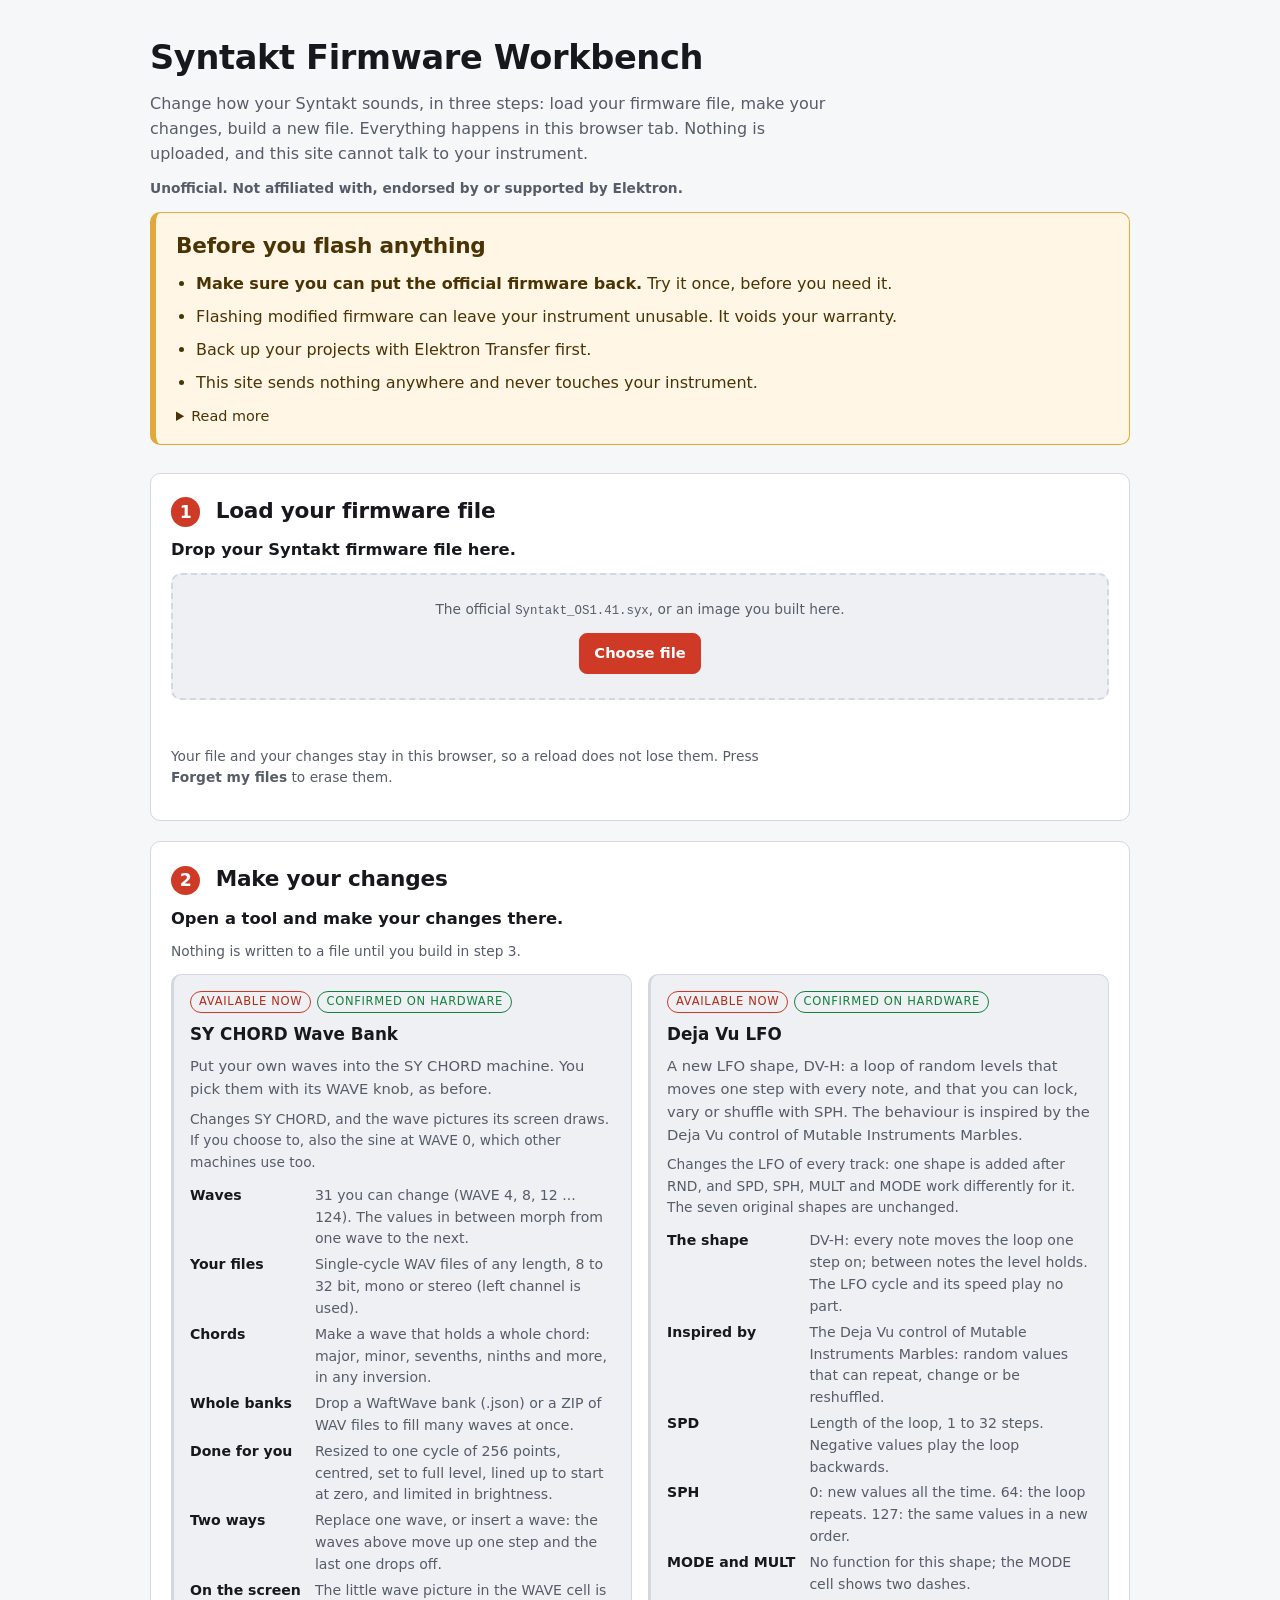
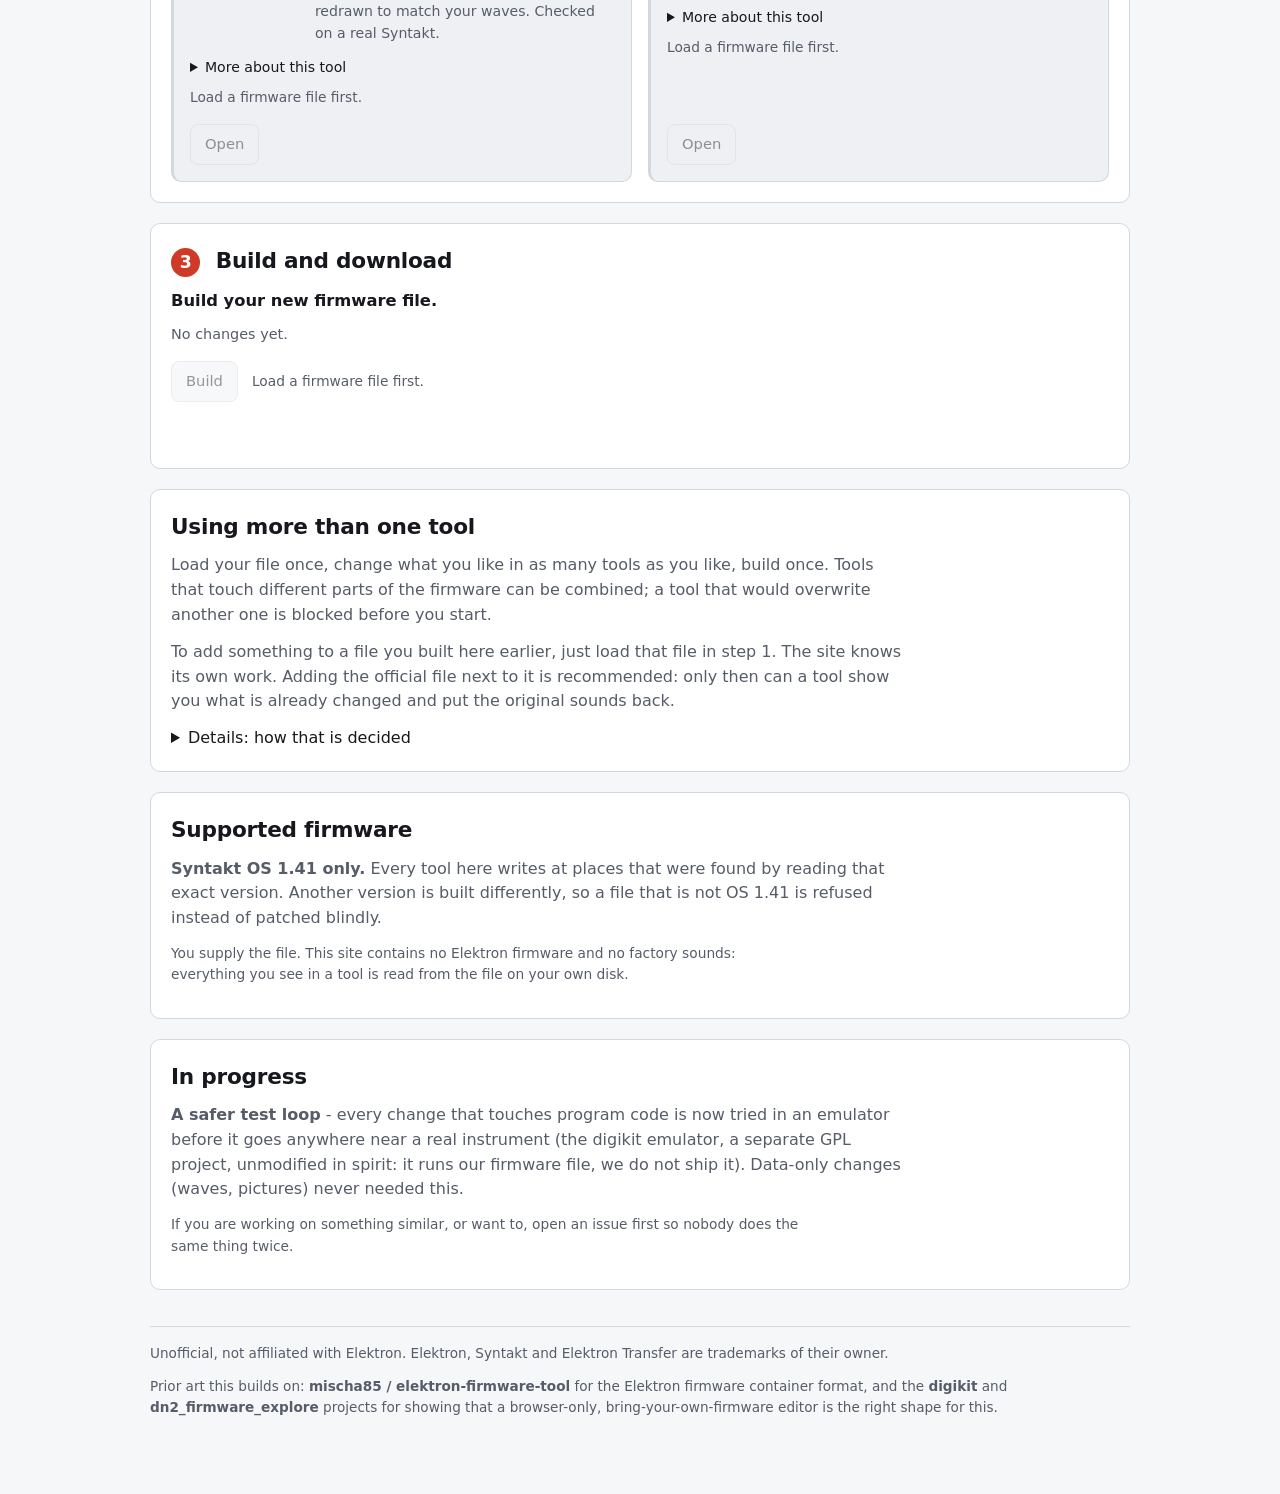
<file: web/index.html>
<!DOCTYPE html>
<html lang="en">
<head>
<meta charset="utf-8">
<meta name="viewport" content="width=device-width, initial-scale=1">
<title>Syntakt Firmware Workbench</title>
<meta name="description" content="Open, unofficial tools that build modified Elektron Syntakt OS images in your browser, from your own firmware file. Load one file, queue changes, build once.">
<link rel="stylesheet" href="css/style.css">
</head>
<body>

<header class="page-head">
  <h1>Syntakt Firmware Workbench</h1>
  <p class="lede">
    Change how your Syntakt sounds, in three steps: load your firmware file, make your changes, build
    a new file. Everything happens in this browser tab. Nothing is uploaded, and this site cannot talk
    to your instrument.
  </p>
  <p class="lede small"><strong>Unofficial. Not affiliated with, endorsed by or supported by Elektron.</strong></p>
</header>

<section class="safety" aria-labelledby="safety-head">
  <h2 id="safety-head">Before you flash anything</h2>
  <ul>
    <li><strong>Make sure you can put the official firmware back.</strong> Try it once, before you need it.</li>
    <li>Flashing modified firmware can leave your instrument unusable. It voids your warranty.</li>
    <li>Back up your projects with Elektron Transfer first.</li>
    <li>This site sends nothing anywhere and never touches your instrument.</li>
  </ul>
  <details>
    <summary>Read more</summary>
    <p>
      The way back: hold <kbd>FUNC</kbd> while powering the Syntakt on to reach the Early Startup Menu,
      choose <em>OS UPGRADE</em>, and send the official <code>.syx</code> over a <strong>MIDI DIN cable
      with a real MIDI interface</strong> (USB does not do this). Confirm you own that cable and
      interface, and keep the official file on your disk, before you flash anything from this site.
    </p>
    <p>
      The authors used that recovery path themselves, over MIDI DIN, on OS 1.41, on one unit. That is
      not a guarantee for yours. Verify it on your own instrument first.
    </p>
    <p>
      There is no server here, no upload, no analytics and no external request of any kind. The site
      reads the file you choose and writes a new file to your download folder. Flashing is a separate
      step that you do yourself, with Elektron's own tools. You do all of this at your own risk.
    </p>
  </details>
</section>

<main>

<!-- ============================ the workbench ============================ -->
<div id="view-workbench">

  <!-- 1 ------------------------------------------------------------------->
  <section class="step" id="step-image" aria-labelledby="image-head">
    <h2 id="image-head" tabindex="-1"><span class="step-num">1</span> Load your firmware file</h2>
    <p class="lead-line" id="step1-lead">Drop your Syntakt firmware file here.</p>

    <p class="restore" id="restore-line" hidden></p>

    <div class="drop" id="image-drop">
      <p class="dim small">The official <code>Syntakt_OS1.41.syx</code>, or an image you built here.</p>
      <button type="button" class="btn btn-primary" id="image-pick">Choose file</button>
      <input type="file" id="image-input" accept=".syx,.SYX" multiple class="visually-hidden">
    </div>
    <p class="status" id="image-status" role="status" aria-live="polite"></p>

    <div id="image-card" hidden></div>
    <div id="image-problem"></div>

    <div class="advice" id="stock-advice" hidden>
      <p id="stock-advice-text"></p>
      <div class="drop drop-small" id="stock-drop">
        <p class="dim small">Drop <code>Syntakt_OS1.41.syx</code> here.</p>
        <button type="button" class="btn btn-small" id="stock-pick">Add the official file</button>
        <input type="file" id="stock-input" accept=".syx,.SYX" class="visually-hidden">
      </div>
      <p class="status" id="stock-status" role="status" aria-live="polite"></p>
      <div id="stock-card" hidden></div>
    </div>

    <p class="hint small" id="storage-line">
      Your file and your changes stay in this browser, so a reload does not lose them. Press
      <strong>Forget my files</strong> to erase them.
    </p>
  </section>

  <!-- 2 ------------------------------------------------------------------->
  <section class="step" id="step-tools" aria-labelledby="tools-head">
    <h2 id="tools-head"><span class="step-num">2</span> Make your changes</h2>
    <p class="lead-line">Open a tool and make your changes there.</p>
    <p class="hint small">Nothing is written to a file until you build in step 3.</p>
    <ul class="mod-grid" id="tool-list">
      <li class="empty">Loading the tools ...</li>
    </ul>
    <noscript>
      <p class="hint">
        This site needs JavaScript, because all the work happens in your browser. Switch it on and
        reload.
      </p>
    </noscript>
  </section>

  <!-- 3 ------------------------------------------------------------------->
  <section class="step" id="step-build" aria-labelledby="build-head">
    <h2 id="build-head"><span class="step-num">3</span> Build and download</h2>
    <p class="lead-line">Build your new firmware file.</p>

    <div id="queue"></div>

    <p class="build-row">
      <button type="button" class="btn btn-primary" id="build" disabled>Build</button>
      <span class="dim small" id="build-note">Load a firmware file first.</span>
    </p>
    <p class="status" id="build-status" role="status" aria-live="polite"></p>
    <progress class="build-progress" id="build-progress" max="100" value="0" aria-label="Build progress" hidden></progress>

    <details class="checks" id="check-details" hidden>
      <summary id="check-summary">Details: what was checked</summary>
      <ul class="checklist" id="checklist"></ul>
    </details>

    <div class="download-row" id="download-row" hidden>
      <p class="warn-line">
        <strong>Can you put the official firmware back over MIDI DIN?</strong>
        If you are not sure, do not flash this file.
      </p>
      <a class="btn btn-primary" id="download" download>Download your firmware file</a>
    </div>

    <div class="after" id="after" hidden>
      <h3>What this file contains</h3>
      <p id="contains"></p>
      <h3>How to flash it</h3>
      <ol class="steps-list">
        <li>Back up your projects with Elektron Transfer.</li>
        <li>Connect the Syntakt to your computer with a USB cable.</li>
        <li>Open Elektron Transfer.</li>
        <li>Drag the file you downloaded onto the Transfer window.</li>
        <li>Wait. The Syntakt restarts by itself. Do not switch it off before that.</li>
        <li>If it does not start: hold <kbd>FUNC</kbd> while powering on, choose <em>OS UPGRADE</em>,
            and send the official file over MIDI DIN.</li>
      </ol>
      <h3>What changes in your sounds</h3>
      <p>
        Sounds that use a WAVE value you changed will sound different, including in old projects.
        Values next to it change a little too, because WAVE morphs between neighbours. Your projects
        themselves are untouched: flashing the official file back restores the original sound exactly.
      </p>
      <p class="hint small">
        If you left "Draw my waves on the Syntakt screen too" switched on, the picture in the WAVE
        cell shows your shapes as well. Checked on a real Syntakt on 22 September 2026.
      </p>
    </div>
  </section>

  <!-- reference sections --------------------------------------------------->
  <section class="step" aria-labelledby="combine-head">
    <h2 id="combine-head">Using more than one tool</h2>
    <p class="hint">
      Load your file once, change what you like in as many tools as you like, build once. Tools that
      touch different parts of the firmware can be combined; a tool that would overwrite another one is
      blocked before you start.
    </p>
    <p class="hint">
      To add something to a file you built here earlier, just load that file in step 1. The site knows
      its own work. Adding the official file next to it is recommended: only then can a tool show you
      what is already changed and put the original sounds back.
    </p>
    <details>
      <summary>Details: how that is decided</summary>
      <p class="hint">
        Every tool declares, up front, the exact byte ranges it may write. Two tools can be combined
        when those ranges do not touch; when they overlap the site refuses instead of guessing. No tool
        changes the length of what a section holds, so every offset inside it stays where it was. This
        is the weakest useful guarantee, deliberately: disjoint bytes mean the tools cannot corrupt
        each other, not that they make musical sense together. That part is your judgement.
      </p>
      <p class="hint">
        Some parts of the firmware are stored packed. A tool that changes one of those is allowed to,
        and the site packs it again when you build: that part of the build takes about twenty seconds
        and the file comes out a little smaller or larger than the one you loaded. The page shows both
        sizes before you download.
      </p>
      <p class="hint">
        An image is recognised without the official file because the site stores SHA-256 fingerprints
        of the official firmware, never the firmware itself. Anything it cannot account for - another
        tool's work, a file some other program rewrote, a damaged download - is refused, with the
        sections listed.
      </p>
    </details>
  </section>

  <section class="step" aria-labelledby="fw-head">
    <h2 id="fw-head">Supported firmware</h2>
    <p class="hint">
      <strong>Syntakt OS 1.41 only.</strong> Every tool here writes at places that were found by reading
      that exact version. Another version is built differently, so a file that is not OS 1.41 is refused
      instead of patched blindly.
    </p>
    <p class="hint small">
      You supply the file. This site contains no Elektron firmware and no factory sounds: everything you
      see in a tool is read from the file on your own disk.
    </p>
  </section>

  <section class="step" aria-labelledby="progress-head">
    <h2 id="progress-head">In progress</h2>
    <p class="hint">
      <strong>A safer test loop</strong> - every change that touches program code is now tried in an
      emulator before it goes anywhere near a real instrument (the digikit emulator, a separate GPL
      project, unmodified in spirit: it runs our firmware file, we do not ship it). Data-only changes
      (waves, pictures) never needed this.
    </p>
    <p class="hint small">
      If you are working on something similar, or want to, open an issue first so nobody does the
      same thing twice.
    </p>
  </section>

</div>

<!-- ============================ one tool view ============================ -->
<div id="view-tool" hidden>
  <p class="crumb"><a href="#/" id="tool-back">Back to the workbench</a></p>
  <section class="step">
    <h2 id="tool-title" tabindex="-1">Tool</h2>
    <p class="hint small" id="tool-image"></p>
    <div id="tool-body"></div>
    <p class="build-row tool-done-row">
      <button type="button" class="btn" id="tool-done">Done</button>
      <span class="dim small">Your changes are saved as you make them. Build them in step 3.</span>
    </p>
  </section>
</div>

</main>

<footer class="page-foot">
  <p>
    Unofficial, not affiliated with Elektron. Elektron, Syntakt and Elektron Transfer are
    trademarks of their owner.
  </p>
  <p>
    Prior art this builds on: <strong>mischa85 / elektron-firmware-tool</strong> for the Elektron
    firmware container format, and the <strong>digikit</strong> and
    <strong>dn2_firmware_explore</strong> projects for showing that a browser-only,
    bring-your-own-firmware editor is the right shape for this.
  </p>
</footer>

<script type="module" src="js/app.js"></script>
</body>
</html>
</file>
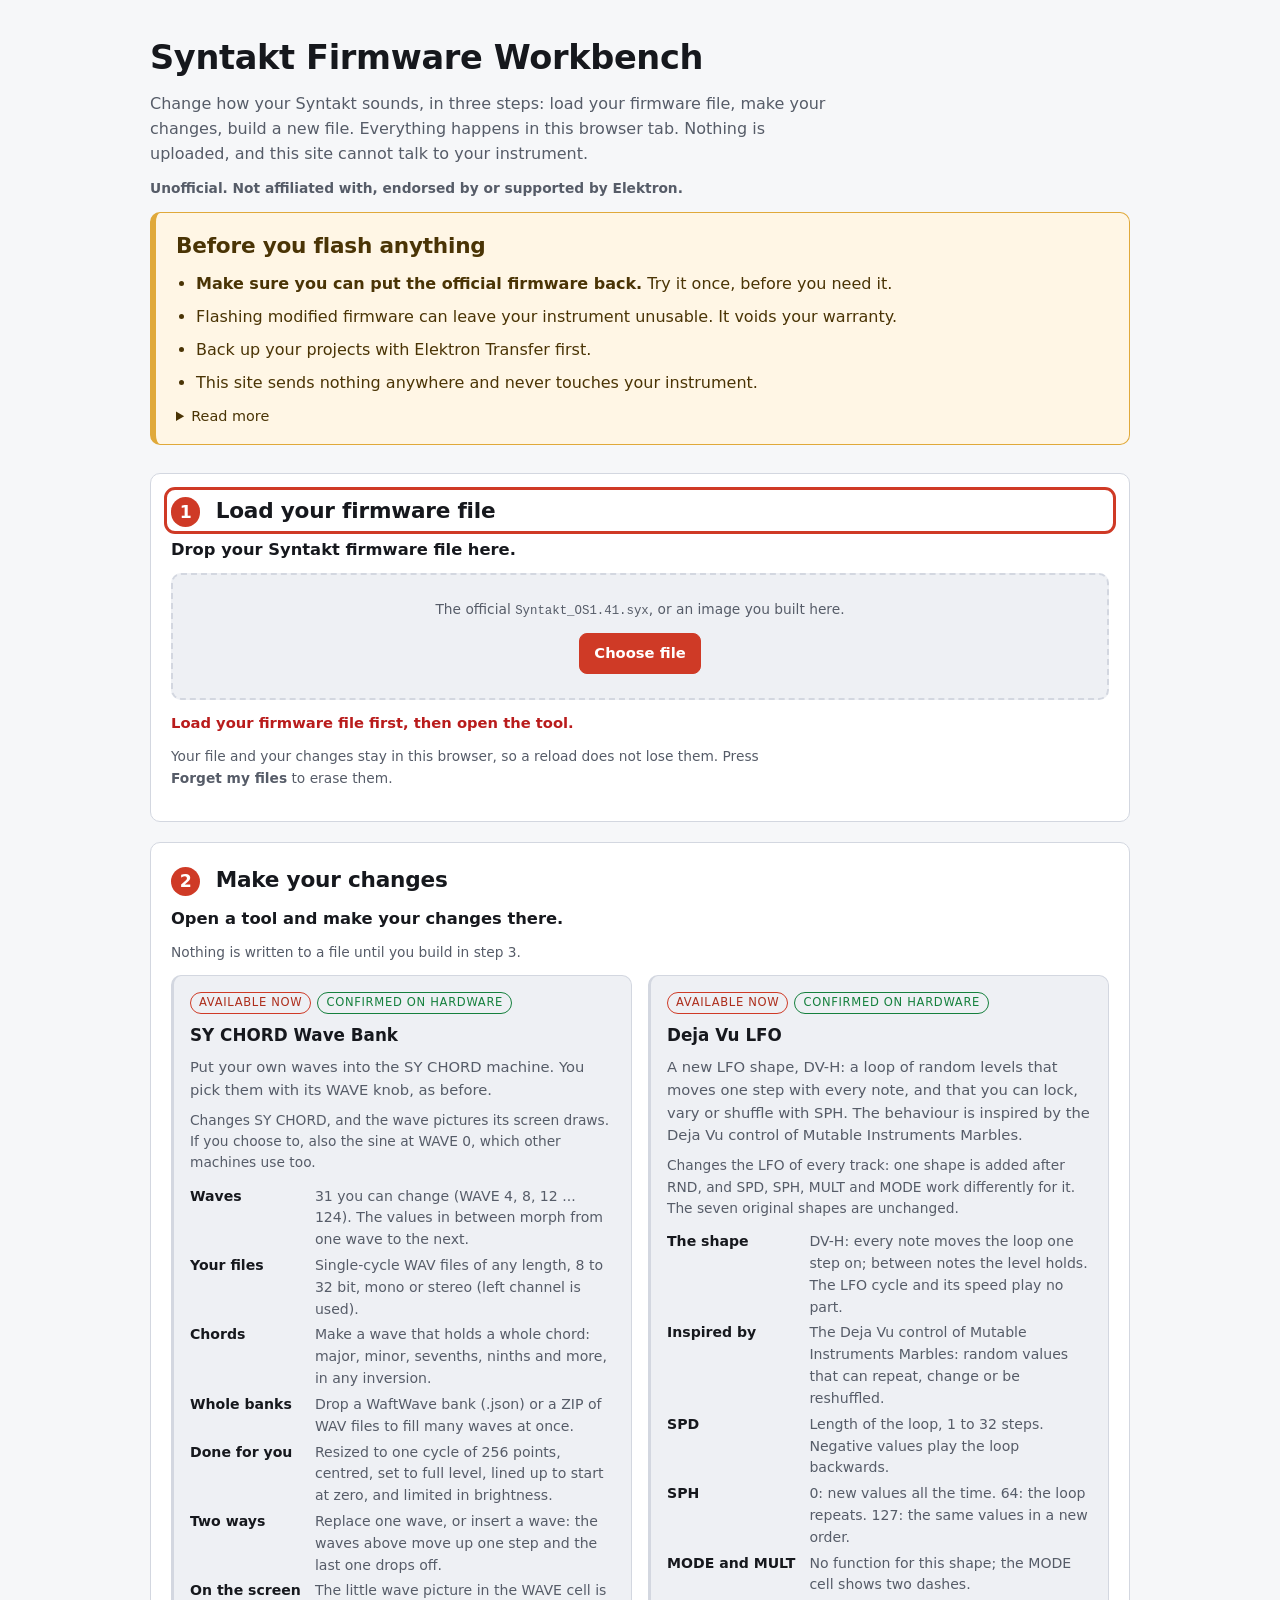
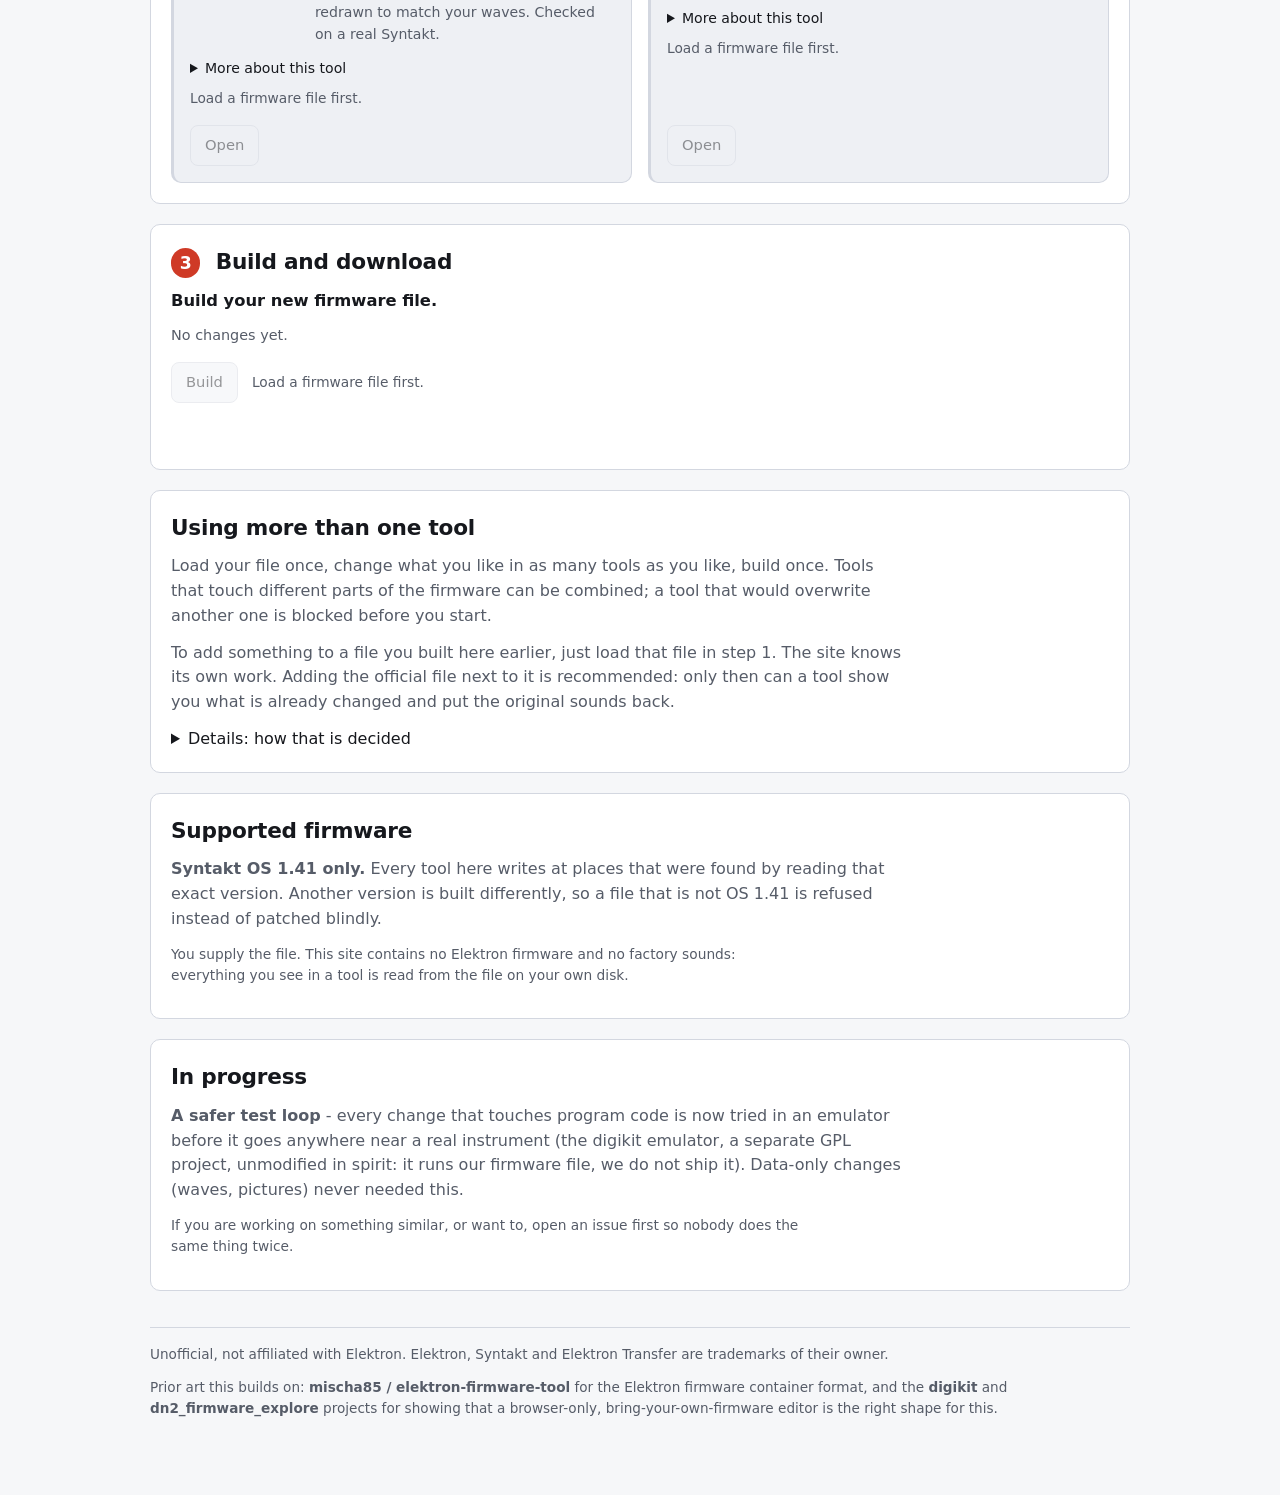
<file: web/sychord-waves.html>
<!DOCTYPE html>
<html lang="en">
<head>
<meta charset="utf-8">
<meta name="viewport" content="width=device-width, initial-scale=1">
<title>SY CHORD Wave Bank - Syntakt Firmware Workbench</title>
<meta name="description" content="The SY CHORD wave bank tool now lives inside the Syntakt Firmware Workbench.">
<meta http-equiv="refresh" content="0; url=index.html#/sychord-waves">
<link rel="canonical" href="index.html#/sychord-waves">
<link rel="stylesheet" href="css/style.css">
</head>
<body>
<main>
  <section class="step">
    <h2>This tool moved</h2>
    <p class="lead-line">Open the SY CHORD Wave Bank on the workbench.</p>
    <p class="hint small">
      You now load your firmware file once, make changes in any tool, and build one file at the end.
    </p>
    <p><a class="btn btn-primary" href="index.html#/sychord-waves">Open the tool</a></p>
  </section>
</main>
<script>location.replace("index.html#/sychord-waves");</script>
</body>
</html>
</file>
<file: web/css/style.css>
/* `hidden` must win over any display rule below (flex/grid boxes stayed visible as empty frames). */
[hidden] { display: none !important; }

/* Syntakt Firmware Workbench - plain CSS for every page. No build step, no external fonts.
   Dark first, with a light scheme through prefers-color-scheme.
   Accent: Syntakt red. Frames moved by an insert: amber. */

:root {
  color-scheme: dark light;

  --bg: #121314;
  --panel: #1b1d1f;
  --well: #15171a;
  --line: #2c2f33;
  --ink: #e9eaec;
  --ink-dim: #8d939b;

  --accent: #e5432d;          /* borders, strokes, focus rings */
  --accent-text: #ff7a63;     /* accent as text, contrast >= 7:1 on --bg */
  --accent-strong: #cf3a26;   /* filled buttons, white label */
  --accent-soft: rgba(229, 67, 45, 0.16);

  --moved: #d9a03a;
  --moved-text: #e8b95c;      /* amber as text, contrast >= 7:1 on --bg */
  --moved-soft: rgba(217, 160, 58, 0.14);

  --ok: #56d98a;
  --bad: #ff8a80;
  --warn-bg: #2a2109;
  --warn-line: #a87c1b;
  --warn-ink: #f5e2b6;

  --axis: #3a4048;
  --radius: 10px;
  --mono: ui-monospace, SFMono-Regular, "SF Mono", Menlo, Consolas, "Liberation Mono", monospace;
}
@media (prefers-color-scheme: light) {
  :root {
    --bg: #f6f7f9;
    --panel: #ffffff;
    --well: #eef0f4;
    --line: #d3d7e0;
    --ink: #16181d;
    --ink-dim: #565c68;

    --accent: #cf3a26;
    --accent-text: #ad2d1b;
    --accent-strong: #cf3a26;
    --accent-soft: rgba(207, 58, 38, 0.10);

    --moved: #b07d18;
    --moved-text: #74520c;
    --moved-soft: rgba(176, 125, 24, 0.12);

    --ok: #15803d;
    --bad: #b91c1c;
    --warn-bg: #fff6e5;
    --warn-line: #e0a93a;
    --warn-ink: #4a3405;

    --axis: #b9bfcc;
  }
}

* { box-sizing: border-box; }

body {
  margin: 0;
  padding: 0 16px 64px;
  background: var(--bg);
  color: var(--ink);
  font: 16px/1.55 system-ui, -apple-system, "Segoe UI", Roboto, "Helvetica Neue", Arial, sans-serif;
  overflow-x: hidden;
}

.page-head, .safety, main, .page-foot { max-width: 980px; margin: 0 auto; }

h1 { font-size: clamp(1.5rem, 4.5vw, 2.1rem); margin: 32px 0 8px; letter-spacing: -0.01em; }
h2 { font-size: clamp(1.1rem, 3vw, 1.35rem); margin: 0 0 10px; letter-spacing: -0.01em; }
h3 { font-size: 1rem; margin: 20px 0 6px; }
p { margin: 0 0 12px; }
code, kbd { font-family: var(--mono); font-size: 0.9em; }
kbd {
  border: 1px solid var(--line); border-bottom-width: 2px; border-radius: 4px;
  padding: 0 5px; background: var(--well);
}
.lede { color: var(--ink-dim); max-width: 68ch; }
.hint { color: var(--ink-dim); max-width: 72ch; }
.small { font-size: 0.86rem; }
.dim { color: var(--ink-dim); }

a { color: var(--accent-text); }
a:hover { color: var(--accent-text); }

:where(a, button, input, summary, [tabindex]):focus-visible {
  outline: 3px solid var(--accent);
  outline-offset: 2px;
  border-radius: 4px;
}

.visually-hidden {
  position: absolute; width: 1px; height: 1px; padding: 0; margin: -1px;
  overflow: hidden; clip: rect(0 0 0 0); white-space: nowrap; border: 0;
}

.crumb { max-width: 980px; margin: 0 auto; padding-top: 18px; font-size: 0.86rem; }

/* ---- safety box ---------------------------------------------------------- */

.safety {
  background: var(--warn-bg);
  color: var(--warn-ink);
  border: 1px solid var(--warn-line);
  border-left-width: 6px;
  border-radius: var(--radius);
  padding: 16px 20px;
  margin-bottom: 28px;
}
.safety h2 { margin-bottom: 10px; }
.safety ul { margin: 0; padding-left: 20px; }
.safety li { margin-bottom: 8px; }
.safety li:last-child { margin-bottom: 0; }
.safety code, .safety kbd { background: rgba(127, 127, 127, 0.18); }

/* ---- sections and steps -------------------------------------------------- */

.step, .panel {
  background: var(--panel);
  border: 1px solid var(--line);
  border-radius: var(--radius);
  padding: 20px;
  margin-bottom: 20px;
}
.step.is-locked { opacity: 0.45; }
.step.is-locked::after {
  content: "Complete the previous step to unlock this one.";
  display: block; margin-top: 12px; font-size: 0.86rem; color: var(--ink-dim);
}
.step-num {
  display: inline-grid; place-items: center;
  width: 1.7em; height: 1.7em; margin-right: 8px;
  border-radius: 50%; background: var(--accent-strong); color: #fff;
  font-size: 0.8em; font-weight: 700;
}

/* ---- buttons and drop zone ----------------------------------------------- */

.btn {
  display: inline-block;
  font: inherit; font-size: 0.92rem;
  padding: 8px 14px;
  border: 1px solid var(--line);
  border-radius: 8px;
  background: var(--well);
  color: var(--ink);
  cursor: pointer;
  text-decoration: none;
}
.btn:hover:not(:disabled) { border-color: var(--accent); }
.btn:disabled { cursor: not-allowed; opacity: 0.45; }
.btn-primary { background: var(--accent-strong); color: #fff; border-color: var(--accent-strong); font-weight: 600; }
.btn-small { padding: 4px 10px; font-size: 0.82rem; }

input[type="radio"], input[type="checkbox"], input[type="range"] { accent-color: var(--accent); }

.drop {
  border: 2px dashed var(--line);
  border-radius: var(--radius);
  background: var(--well);
  padding: 24px 16px;
  text-align: center;
}
.drop.is-over { border-color: var(--accent); background: var(--accent-soft); }
.drop p { color: var(--ink-dim); }

.status { min-height: 1.5em; font-size: 0.92rem; margin-top: 12px; }
.status.ok { color: var(--ok); font-weight: 600; }
.status.bad { color: var(--bad); font-weight: 600; }
.build-progress { display: block; width: 100%; max-width: 420px; height: 10px; margin: 6px 0 12px; accent-color: var(--accent); }
.status .hash { font-family: var(--mono); font-size: 0.8rem; word-break: break-all; display: block; font-weight: 400; color: var(--ink-dim); }

/* ---- hub ----------------------------------------------------------------- */

.mod-grid {
  display: grid;
  grid-template-columns: repeat(auto-fill, minmax(min(100%, 440px), 1fr));
  gap: 16px;
  margin: 4px 0 0;
  padding: 0;
  list-style: none;
}
.mod-card {
  background: var(--well);
  border: 1px solid var(--line);
  border-left: 3px solid var(--accent);
  border-radius: var(--radius);
  padding: 16px;
  display: flex;
  flex-direction: column;
  gap: 8px;
}
.mod-card.is-research { border-left-color: var(--line); }
.mod-card h3 { margin: 0; font-size: 1.05rem; }
.mod-card p { margin: 0; color: var(--ink-dim); font-size: 0.92rem; }
.mod-card .touches { font-size: 0.86rem; }
.mod-card .go { margin-top: auto; padding-top: 8px; }
.tag {
  display: inline-block; font-size: 0.72rem; letter-spacing: 0.06em; text-transform: uppercase;
  border: 1px solid var(--line); border-radius: 999px; padding: 1px 8px; color: var(--ink-dim);
}
.tag.is-available { color: var(--accent-text); border-color: var(--accent); }

/* ---- the frame strip ----------------------------------------------------- */

.strip {
  display: grid;
  grid-template-columns: repeat(32, 1fr);
  gap: 2px;
  margin-top: 4px;
}
.cell {
  display: block;
  line-height: 0;
  height: 48px;
  background: var(--well);
  border: 1px solid transparent;
  border-radius: 3px;
  padding: 2px;
  position: relative;
  cursor: pointer;
  font: inherit;
  color: inherit;
}
.cell:hover:not(:disabled) { border-color: var(--ink-dim); }
.cell.is-custom { background: var(--accent-soft); }
.cell.is-moved { background: var(--moved-soft); }
.cell.is-locked { opacity: 0.45; }
.cell.is-selected { border-color: var(--ink); }
.cell.is-selected::after {
  content: ""; position: absolute; left: 50%; bottom: -8px; transform: translateX(-50%);
  border: 5px solid transparent; border-bottom-color: var(--ink);
}
.cell.is-over { border-color: var(--accent); box-shadow: 0 0 0 2px var(--accent) inset; }

svg.wave { display: block; width: 100%; height: 100%; }
svg.wave path { fill: none; vector-effect: non-scaling-stroke; }
svg.wave path.trace { stroke: var(--ink-dim); stroke-width: 1.5; }
svg.wave path.axis { stroke: var(--axis); stroke-width: 1; }
.is-custom svg.wave path.trace { stroke: var(--accent); }
.is-moved svg.wave path.trace { stroke: var(--moved); }

.axis-row { display: flex; justify-content: space-between; color: var(--ink-dim); font-size: 0.7rem; margin-top: 6px; }
.legend { display: flex; gap: 16px; color: var(--ink-dim); font-size: 0.78rem; margin-top: 8px; flex-wrap: wrap; }
.legend i { display: inline-block; width: 10px; height: 10px; border-radius: 2px; margin-right: 5px; vertical-align: -1px; }

/* ---- settings ------------------------------------------------------------ */

details.settings {
  margin-top: 16px; border: 1px solid var(--line); border-radius: 8px; padding: 10px 14px;
  background: var(--well);
}
details.settings summary { cursor: pointer; color: var(--ink-dim); font-size: 0.92rem; }
details.settings[open] summary { margin-bottom: 12px; }
.setgrid { display: grid; grid-template-columns: 1fr 1fr; gap: 18px; font-size: 0.92rem; }
.setgrid small { color: var(--ink-dim); display: block; margin-top: 4px; line-height: 1.45; }
.setgrid input[type="range"] { width: 100%; }
.setgrid label { display: block; }
.setgrid .buttons { display: flex; gap: 8px; flex-wrap: wrap; margin-top: 12px; }

/* ---- editor -------------------------------------------------------------- */

.editor {
  display: grid;
  grid-template-columns: 1fr 280px;
  gap: 18px;
  margin-top: 18px;
  align-items: stretch;
}
.big {
  height: 190px; background: var(--well); border: 1px solid var(--line);
  border-radius: 8px; padding: 10px;
}
.big.is-over { border-color: var(--accent); box-shadow: 0 0 0 2px var(--accent) inset; }
.side h3 { margin: 0; font-size: 1.15rem; }
.side h3 small { color: var(--ink-dim); font-weight: 400; margin-left: 8px; font-size: 0.85rem; }
.side .state { margin: 4px 0 12px; font-size: 0.9rem; color: var(--ink-dim); }
.side .state.is-custom { color: var(--accent-text); }
.side .state.is-moved { color: var(--moved-text); }
.modes { display: flex; gap: 14px; flex-wrap: wrap; font-size: 0.9rem; }
.modes label { display: inline-flex; gap: 5px; align-items: center; cursor: pointer; }
.consequence { color: var(--ink-dim); font-size: 0.82rem; margin-top: 8px; min-height: 3.4em; }
.limiter { margin-top: 14px; font-size: 0.9rem; }
.limiter input[type="range"] { width: 100%; }
.limiter small { color: var(--ink-dim); display: block; line-height: 1.45; }
.nav { display: flex; gap: 6px; margin-top: 12px; }
.chord { margin-top: 12px; font-size: 0.9rem; }
.chord summary { cursor: pointer; color: var(--ink-dim); }
.chord label { display: block; margin-top: 8px; }
.chord select {
  display: block; width: 100%; margin-top: 3px; padding: 4px 6px; font: inherit;
  color: var(--ink); background: var(--well); border: 1px solid var(--line); border-radius: 6px;
}
.chord small { color: var(--ink-dim); display: block; line-height: 1.45; margin-top: 6px; }
.chord .btn { margin-top: 10px; }

/* ---- your changes -------------------------------------------------------- */

.changes { margin-top: 18px; border-top: 1px solid var(--line); padding-top: 14px; }
.changes h3 { margin: 0 0 8px; font-size: 0.95rem; }
.chg {
  display: grid; grid-template-columns: 24px 1fr auto; gap: 10px; align-items: center;
  padding: 8px 10px; background: var(--well); border-left: 3px solid var(--accent);
  border-radius: 6px; margin-top: 6px; font-size: 0.9rem;
}
.chg.is-base { border-left-color: var(--moved); }
.chg .n { color: var(--ink-dim); }
.chg small { color: var(--ink-dim); }
.chg .buttons { display: flex; gap: 6px; }
.empty { color: var(--ink-dim); font-size: 0.9rem; }

.ask {
  margin-top: 10px; padding: 12px; border: 1px solid var(--accent); border-radius: 8px;
  background: var(--accent-soft); font-size: 0.9rem;
}
.ask .buttons { display: flex; gap: 8px; margin-top: 10px; flex-wrap: wrap; }

/* ---- firmware step ------------------------------------------------------- */

.fw-files { list-style: none; padding: 0; margin: 12px 0 0; }
.fw-files li {
  display: flex; gap: 10px; align-items: baseline; flex-wrap: wrap;
  padding: 8px 10px; background: var(--well); border: 1px solid var(--line);
  border-radius: 8px; margin-top: 8px; font-size: 0.9rem;
}
.fw-files .name { font-family: var(--mono); font-size: 0.82rem; word-break: break-all; }
.fw-files .mods { color: var(--ink-dim); font-size: 0.85rem; flex-basis: 100%; margin: 0; }
.fw-problem {
  border-left: 3px solid var(--bad); background: var(--well); border-radius: 6px;
  padding: 10px 12px; margin-top: 10px; font-size: 0.9rem;
}
.fw-problem details { margin-top: 6px; }
.fw-problem summary { cursor: pointer; color: var(--ink-dim); font-size: 0.85rem; }
.fw-problem ul { margin: 6px 0 0; padding-left: 20px; color: var(--ink-dim); font-size: 0.82rem; font-family: var(--mono); }

/* ---- checklist ----------------------------------------------------------- */

.checklist { list-style: none; padding: 0; margin: 16px 0 0; }
.checklist li {
  display: grid; grid-template-columns: 1.4em 1fr; gap: 8px;
  padding: 6px 0; border-bottom: 1px solid var(--line); font-size: 0.92rem;
}
.checklist li:last-child { border-bottom: 0; }
.checklist .mark { font-weight: 700; text-align: center; }
.checklist li.ok .mark { color: var(--ok); }
.checklist li.bad .mark { color: var(--bad); }
.checklist .detail { display: block; color: var(--ink-dim); font-size: 0.82rem; font-family: var(--mono); word-break: break-all; }

.build-row { display: flex; align-items: center; gap: 14px; flex-wrap: wrap; margin-top: 16px; }
.download-row { margin-top: 16px; }
.after { border-top: 1px solid var(--line); margin-top: 20px; padding-top: 4px; }
.after p { color: var(--ink-dim); max-width: 72ch; }

/* ---- footer -------------------------------------------------------------- */

.page-foot {
  margin-top: 36px; padding-top: 16px;
  border-top: 1px solid var(--line);
  color: var(--ink-dim); font-size: 0.85rem;
}

/* ---- narrow screens ------------------------------------------------------ */

@media (max-width: 720px) {
  .editor { grid-template-columns: 1fr; }
  .setgrid { grid-template-columns: 1fr; }
  .cell { height: 38px; }
  .big { height: 150px; }
}
@media (max-width: 480px) {
  body { padding: 0 12px 48px; }
  .step, .panel { padding: 14px; }
  .cell { height: 32px; }
  .strip { gap: 1px; }
}

/* ---- workbench: the loaded image ----------------------------------------- */

.restore {
  display: flex; gap: 12px; align-items: center; flex-wrap: wrap;
  background: var(--well); border: 1px solid var(--line);
  border-radius: 8px; padding: 10px 12px; font-size: 0.9rem; color: var(--dim);
}

.drop-small { padding: 14px 12px; margin-top: 10px; }
.drop-small p { margin-bottom: 8px; }

.fw-file {
  background: var(--well); border: 1px solid var(--line); border-left: 3px solid var(--accent);
  border-radius: 8px; padding: 12px 14px; margin-top: 12px;
}
.fw-file p { margin: 0 0 6px; }
.fw-file p:last-child { margin-bottom: 0; }
.fw-headline { font-size: 0.95rem; }
.fw-meta { display: flex; gap: 14px; flex-wrap: wrap; color: var(--ink-dim); font-size: 0.82rem; }
.fw-meta .name, .fw-meta .hash { font-family: var(--mono); word-break: break-all; }
.fw-file .buttons { display: flex; gap: 8px; flex-wrap: wrap; margin-top: 10px; }

#stock-extra > div > .hint { margin-top: 4px; }

/* ---- workbench: tool cards and the queue --------------------------------- */

.mod-card .card-state { color: var(--ink); font-size: 0.86rem; }
.mod-card.is-queued { border-left-color: var(--accent); }
.mod-card.is-queued .card-state { color: var(--accent-text); font-weight: 600; }
.mod-card.is-present .card-state { color: var(--moved-text); }
.mod-card.is-blocked { border-left-color: var(--bad); }
.mod-card.is-blocked .card-state { color: var(--bad); }
.mod-card.is-locked { border-left-color: var(--line); }
.mod-card.is-locked .card-state { color: var(--ink-dim); }
.mod-card .go { display: flex; gap: 8px; align-items: center; flex-wrap: wrap; }

.queue-group {
  background: var(--well); border: 1px solid var(--line); border-left: 3px solid var(--accent);
  border-radius: 8px; padding: 10px 12px; margin-top: 8px;
}
.queue-head { display: flex; gap: 12px; align-items: center; justify-content: space-between; flex-wrap: wrap; }
.queue-head h4 { margin: 0; font-size: 0.95rem; }
.queue-head .buttons { display: flex; gap: 6px; }
.queue-lines { margin: 8px 0 0; padding-left: 20px; color: var(--ink-dim); font-size: 0.88rem; }
.queue-lines li { margin-bottom: 2px; }

/* ---- workbench: one tool view -------------------------------------------- */

#view-tool .crumb { padding-top: 0; margin-bottom: 12px; }
#tool-title:focus-visible { outline: 3px solid var(--accent); outline-offset: 4px; }
#image-head:focus-visible, #build-head:focus-visible { outline: 3px solid var(--accent); outline-offset: 4px; }
.tool-done-row { margin-top: 18px; border-top: 1px solid var(--line); padding-top: 16px; }
.tool-note {
  border: 1px solid var(--warn-line); background: var(--warn-bg); color: var(--warn-ink);
  border-radius: 8px; padding: 10px 12px; margin-bottom: 14px; font-size: 0.9rem;
}
.tool-note p { margin: 0; }

/* ---- workbench: the "add the official file too" recommendation ------------ */

.advice {
  margin-top: 14px; padding: 12px 14px;
  border: 1px solid var(--line); border-left: 3px solid var(--ink-dim);
  border-radius: 8px; background: var(--well);
}
.advice > p:first-child { margin: 0; color: var(--ink); font-size: 0.92rem; }
.advice.is-have { border-left-color: var(--ok); }
.advice.is-have > p:first-child { color: var(--ink-dim); }
.advice .drop-small { margin-top: 10px; }
.advice .status { margin-top: 8px; }

/* ---- plain-language layer: one instruction per step ---------------------- */

.lead-line {
  font-size: 1.02rem; font-weight: 600; color: var(--ink); margin: 0 0 10px;
}
.safety details { margin-top: 10px; }
.safety summary { cursor: pointer; font-size: 0.9rem; }
.safety details p { margin-top: 8px; }

.steps-list { margin: 8px 0 16px; padding-left: 22px; color: var(--ink); }
.steps-list li { margin-bottom: 6px; }

.checks { margin-top: 12px; border: 1px solid var(--line); border-radius: 8px; padding: 8px 12px; background: var(--well); }
.checks > summary { cursor: pointer; color: var(--ink-dim); font-size: 0.9rem; }
.checks[open] > summary { margin-bottom: 4px; }

.warn-line {
  border: 1px solid var(--warn-line); background: var(--warn-bg); color: var(--warn-ink);
  border-radius: 8px; padding: 10px 12px; margin: 16px 0 12px; font-size: 0.92rem; max-width: 60ch;
}
.download-row { margin-top: 16px; }

.fw-file details { margin-top: 8px; }
.fw-file summary { cursor: pointer; color: var(--ink-dim); font-size: 0.82rem; }
.fw-file details ul { margin: 6px 0 0; padding-left: 20px; color: var(--ink-dim); font-size: 0.8rem; }
.fw-meta { color: var(--ink-dim); font-size: 0.85rem; word-break: break-all; }
.limiter details { margin-top: 4px; }
.limiter summary { cursor: pointer; color: var(--ink-dim); font-size: 0.8rem; }

/* ---- tool cards: facts + "More about this tool" ----------------------------------------- */
.mod-card .tags { display: flex; gap: 6px; flex-wrap: wrap; }
.tag.is-proven { color: var(--ok, #58c27d); border-color: currentColor; }
.facts { display: grid; grid-template-columns: max-content 1fr; gap: 4px 14px; margin: 4px 0 0; font-size: 0.88rem; }
.facts dt { color: var(--ink); font-weight: 600; }
.facts dd { margin: 0; color: var(--ink-dim); }
.about-more { margin-top: 4px; font-size: 0.88rem; }
.about-more summary { cursor: pointer; color: var(--ink); }
.about-more h4 { margin: 12px 0 2px; font-size: 0.9rem; color: var(--ink); }
.about-more p { margin: 0; }
@media (max-width: 560px) { .facts { grid-template-columns: 1fr; } .facts dd { margin-bottom: 6px; } }
/* a single tool gets the whole row instead of leaving half of it empty */
.mod-grid > .mod-card:only-child { grid-column: 1 / -1; }
</file>
